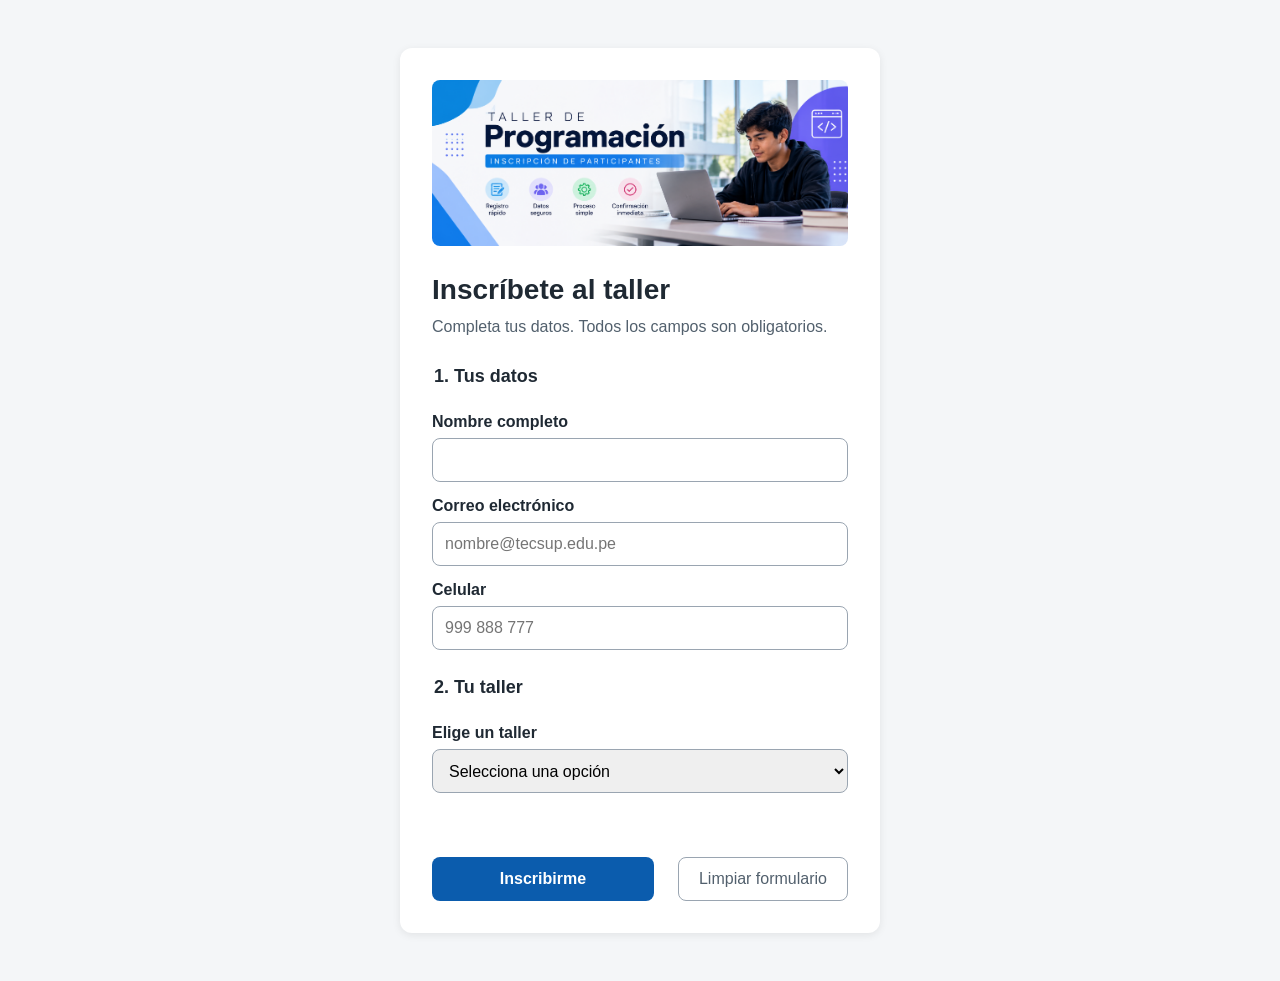
<file: index.html>
<!doctype html>
<html lang="es">
  <head>
    <meta charset="UTF-8" />
    <meta name="viewport" content="width=device-width, initial-scale=1.0" />
    <title>Inscripción al taller</title>
    <link rel="stylesheet" href="estilos.css" />
  </head>
  <body>
    <main class="tarjeta">
      <img
        src="img/banner.png"
        alt="Estudiantes programando en el laboratorio"
      />
      <h1>Inscríbete al taller</h1>
      <p class="ayuda">
        Completa tus datos. Todos los campos son obligatorios.
      </p>

      <form id="formulario" novalidate>
        <fieldset>
          <legend>1. Tus datos</legend>

          <label for="nombre">Nombre completo</label>
          <input id="nombre" type="text" autocomplete="name" required />

          <label for="correo">Correo electrónico</label>
          <input
            id="correo"
            type="email"
            autocomplete="email"
            placeholder="nombre@tecsup.edu.pe"
            required
          />

          <label for="telefono">Celular</label>
          <input id="telefono" type="tel" placeholder="999 888 777" required />
        </fieldset>

        <fieldset>
          <legend>2. Tu taller</legend>

          <label for="taller">Elige un taller</label>
          <select id="taller" required>
            <option value="">Selecciona una opción</option>

            <optgroup label="Control de versiones">
              <option>Git</option>
              <option>GitHub</option>
              <option>Markdown</option>
            </optgroup>

            <optgroup label="Desarrollo web">
              <option>HTML</option>
              <option>CSS</option>
              <option>JavaScript</option>
              <option>React</option>
              <option>Node.js</option>
              <option>APIs</option>
            </optgroup>

            <optgroup label="Diseño y calidad">
              <option>Figma</option>
              <option>Accesibilidad</option>
              <option>Testing</option>
            </optgroup>
          </select>
        </fieldset>

        <p id="mensaje" class="mensaje" role="status"></p>

        <div class="acciones">
          <button type="submit" class="boton-principal">Inscribirme</button>
          <button type="reset" class="boton-secundario">
            Limpiar formulario
          </button>
        </div>
      </form>
    </main>

    <script src="app.js"></script>
  </body>
</html>
</file>
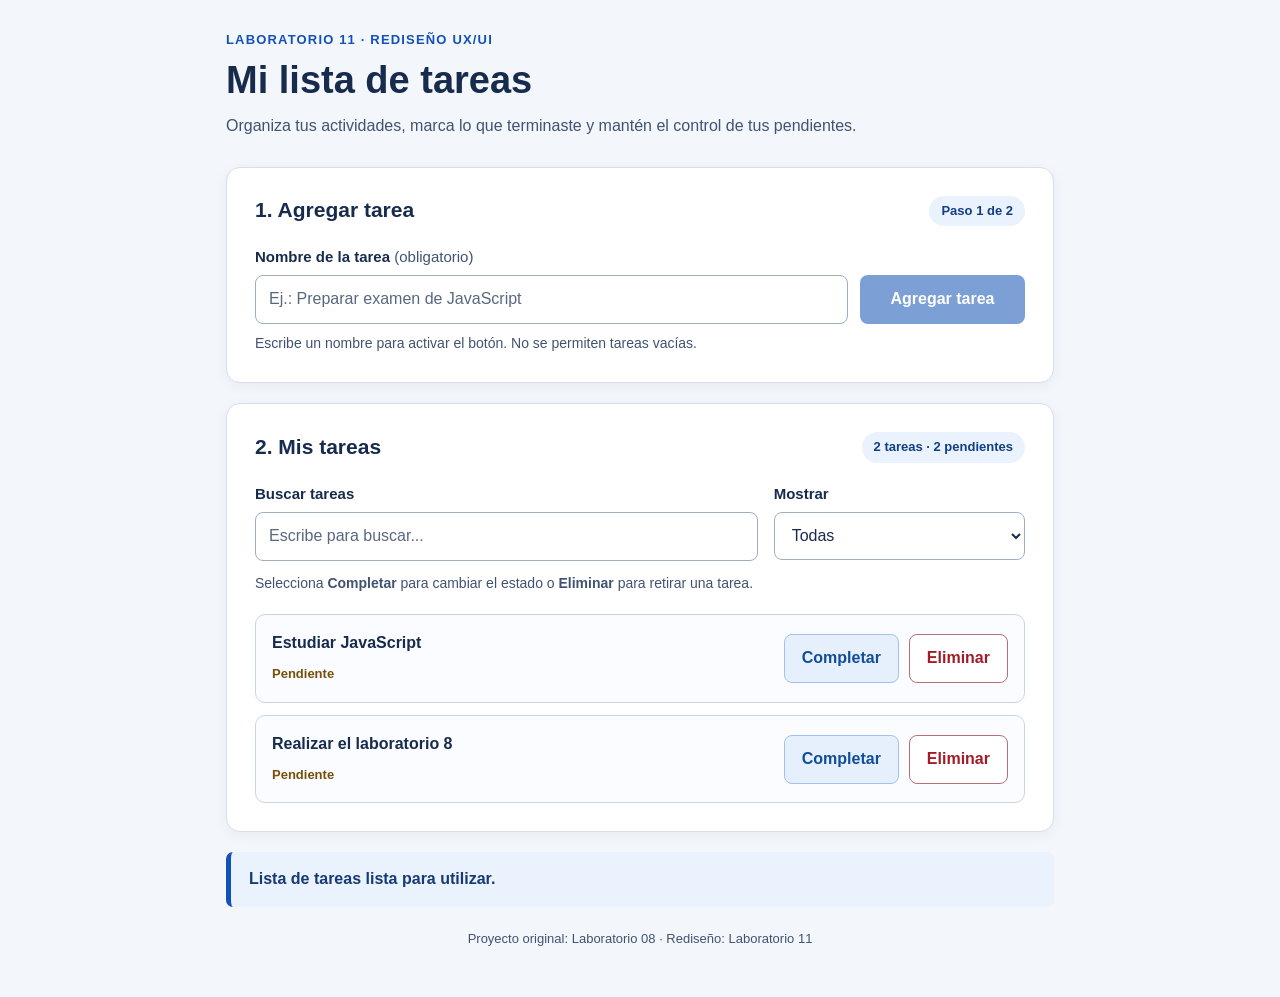
<file: tarea-ux/index.html>
<!DOCTYPE html>
<html lang="es">
<head>
  <meta charset="UTF-8">
  <meta name="viewport" content="width=device-width, initial-scale=1">
  <meta name="description" content="Lista de tareas accesible: agrega, busca, completa y elimina tareas con confirmación y opción de deshacer.">
  <title>Mi lista de tareas | Rediseño UX/UI</title>
  <link rel="icon" href="data:,">
  <link rel="stylesheet" href="estilos.css">
  <script src="app.js" defer></script>
</head>
<body>
  <main class="contenedor">
    <header class="cabecera">
      <p class="etiqueta">LABORATORIO 11 · REDISEÑO UX/UI</p>
      <h1>Mi lista de tareas</h1>
      <p class="introduccion">Organiza tus actividades, marca lo que terminaste y mantén el control de tus pendientes.</p>
    </header>

    <section class="panel" aria-labelledby="titulo-agregar">
      <div class="panel-encabezado"><h2 id="titulo-agregar">1. Agregar tarea</h2><span class="mini-paso">Paso 1 de 2</span></div>
      <form id="formTarea" novalidate>
        <label for="inputTarea">Nombre de la tarea <span class="obligatorio">(obligatorio)</span></label>
        <div class="form-fila">
          <input id="inputTarea" name="tarea" type="text" placeholder="Ej.: Preparar examen de JavaScript" maxlength="120" autocomplete="off" required aria-describedby="ayudaTarea">
          <button id="botonAgregar" class="btn btn-primario" type="submit" disabled>Agregar tarea</button>
        </div>
        <p id="ayudaTarea" class="ayuda">Escribe un nombre para activar el botón. No se permiten tareas vacías.</p>
      </form>
    </section>

    <section class="panel" aria-labelledby="titulo-tareas">
      <div class="panel-encabezado"><h2 id="titulo-tareas">2. Mis tareas</h2><span id="contador" class="contador" aria-live="off">2 tareas</span></div>
      <div class="filtros">
        <div class="campo-filtro">
          <label for="filtroTareas">Buscar tareas</label>
          <input id="filtroTareas" type="search" placeholder="Escribe para buscar..." autocomplete="off">
        </div>
        <div class="campo-filtro campo-estado">
          <label for="filtroEstado">Mostrar</label>
          <select id="filtroEstado">
            <option value="todas">Todas</option>
            <option value="pendientes">Pendientes</option>
            <option value="completadas">Completadas</option>
          </select>
        </div>
      </div>
      <p class="leyenda">Selecciona <strong>Completar</strong> para cambiar el estado o <strong>Eliminar</strong> para retirar una tarea.</p>
      <ul id="listaTareas" class="lista" aria-label="Listado de tareas"></ul>
      <p id="sinResultados" class="vacio" hidden>No hay tareas que coincidan con la búsqueda.</p>
    </section>

    <div id="aviso" class="aviso" role="status" aria-live="polite" aria-atomic="true">
      <span id="mensajeTarea">Lista de tareas lista para utilizar.</span>
      <button id="botonDeshacer" type="button" class="btn btn-deshacer" hidden>Deshacer eliminación</button>
    </div>
    <footer class="pie">Proyecto original: Laboratorio 08 · Rediseño: Laboratorio 11</footer>
  </main>
</body>
</html>
</file>
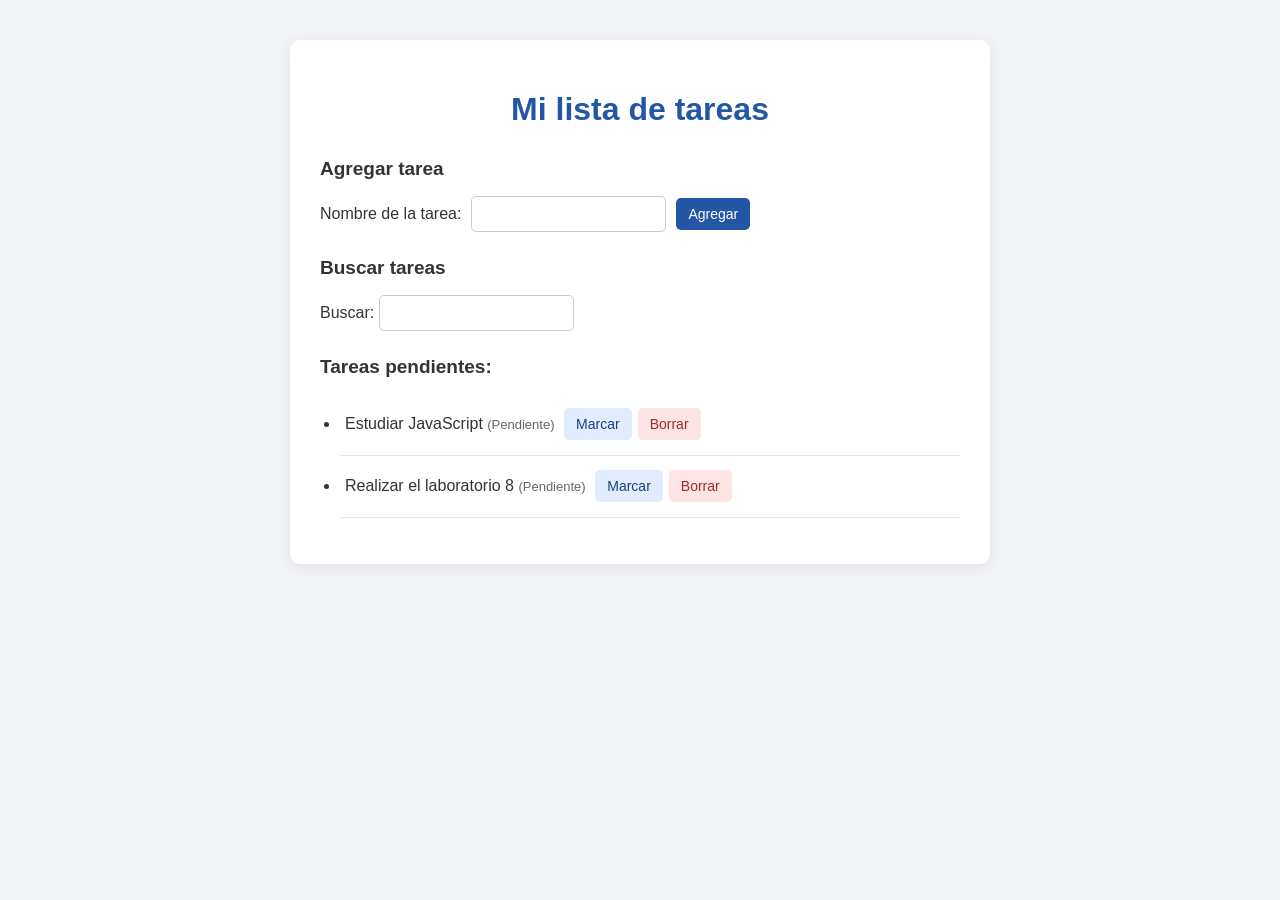
<file: tarea-ux/antes/index.html>
<!doctype html>
<html lang="es">
  <head>
    <meta charset="UTF-8" />
    <title>Mi lista de tareas</title>
  </head>
  <body>
    <h1>Mi lista de tareas</h1>

    <h2>Agregar tarea</h2>

    <form id="formTarea">
      <label for="inputTarea">Nombre de la tarea:</label>
      <input type="text" id="inputTarea" />
      <button type="submit">Agregar</button>
    </form>

    <p id="mensajeTarea"></p>

    <h2>Buscar tareas</h2>

    <label for="filtroTareas">Buscar:</label>
    <input type="text" id="filtroTareas" />

    <h2>Tareas pendientes:</h2>

    <ul id="listaTareas"></ul>

    <script src="app.js"></script>
  </body>
</html>
</file>
<file: estilos.css>
:root {
  --color-primario: #0b5cad;
  --color-texto: #1f2933;
  --color-suave: #52606d;
  --color-borde: #9aa5b1;
  --color-fondo: #f4f6f8;
  --color-error: #b42318;
  --color-exito: #067647;
  --espacio: 16px;
}

* {
  box-sizing: border-box;
}

body {
  margin: 0;
  padding: var(--espacio);
  font-family: Arial, Helvetica, sans-serif;
  font-size: 16px;
  line-height: 1.5;
  color: var(--color-texto);
  background: var(--color-fondo);
}

.tarjeta {
  max-width: 480px;
  margin: 32px auto;
  padding: 32px;
  background: #ffffff;
  border-radius: 12px;
  box-shadow: 0 2px 8px rgba(0, 0, 0, 0.08);
}

.tarjeta img {
  width: 100%;
  border-radius: 8px;
}

h1 {
  font-size: 28px;
  margin: 16px 0 4px;
}

.ayuda {
  color: var(--color-suave);
  margin: 0 0 24px;
}

fieldset {
  border: none;
  padding: 0;
  margin: 0 0 24px;
}

legend {
  font-size: 18px;
  font-weight: bold;
  margin-bottom: 8px;
}

label {
  display: block;
  font-weight: bold;
  margin: 12px 0 4px;
}

input,
select {
  width: 100%;
  min-height: 44px;
  padding: 8px 12px;
  font-size: 16px;
  border: 1px solid var(--color-borde);
  border-radius: 8px;
}

.validado input:invalid,
.validado select:invalid {
  border: 2px solid var(--color-error);
}

.acciones {
  display: flex;
  gap: 24px;
  flex-wrap: wrap;
}

button {
  min-height: 44px;
  padding: 10px 20px;
  font-size: 16px;
  border-radius: 8px;
  cursor: pointer;
}

.boton-principal {
  flex: 1;
  background: var(--color-primario);
  color: #ffffff;
  border: none;
  font-weight: bold;
}

.boton-principal:disabled {
  opacity: 0.6;
  cursor: wait;
}

.boton-secundario {
  background: transparent;
  color: var(--color-suave);
  border: 1px solid var(--color-borde);
}

:focus-visible {
  outline: 3px solid #f59e0b;
  outline-offset: 2px;
}

.mensaje {
  min-height: 24px;
  font-weight: bold;
}

.mensaje.error {
  color: var(--color-error);
}

.mensaje.exito {
  color: var(--color-exito);
}

.mensaje.info {
  color: var(--color-primario);
}
</file>
<file: tarea-ux/estilos.css>
:root {
  --color-fondo: #f3f6fb;
  --color-superficie: #ffffff;
  --color-texto: #172b4d;
  --color-secundario: #405372;
  --color-primario: #1251b5;
  --color-primario-hover: #0b3d8e;
  --color-borde: #a0adc1;
  --color-alerta: #ae1c27;
  --color-exito: #116e46;
  --color-foco: #faab24;
  --espacio: 16px;
}
*, *::before, *::after { box-sizing: border-box; }
html { font-family: Arial, Helvetica, sans-serif; }
body { margin: 0; background: var(--color-fondo); color: var(--color-texto); font-size: 16px; line-height: 1.55; }
.contenedor { max-width: 860px; padding: 30px 16px 48px; margin: 0 auto; }
.cabecera { margin: 0 0 28px; }
.etiqueta { margin: 0 0 8px; font-weight: 700; font-size: 13px; color: var(--color-primario); letter-spacing: 0.09em; }
h1 { font-size: clamp(29px, 5vw, 38px); line-height: 1.2; margin: 0 0 10px; }
.introduccion { color: var(--color-secundario); margin: 0; max-width: 650px; }
.panel { padding: 28px; background: var(--color-superficie); border: 1px solid #d6deea; border-radius: 14px; box-shadow: 0 3px 14px rgba(25, 47, 78, .05); margin: 0 0 20px; }
.panel-encabezado { display: flex; align-items: center; justify-content: space-between; gap: 16px; margin-bottom: 19px; flex-wrap: wrap; }
h2 { font-size: 21px; line-height: 1.35; margin: 0; }
.mini-paso, .contador { background: #eaf2fe; color: #123f82; padding: 5px 12px; border-radius: 40px; font-size: 13px; font-weight: 700; }
label { display: block; font-size: 15px; font-weight: 700; margin-bottom: 7px; }
.obligatorio { color: var(--color-secundario); font-weight: 400; }
.form-fila { display: flex; gap: 12px; align-items: stretch; }
input, select { min-height: 48px; width: 100%; padding: 11px 13px; border: 1px solid var(--color-borde); border-radius: 8px; color: var(--color-texto); font: inherit; background: #fff; }
input::placeholder { color: #5a6780; opacity: 1; }
input:hover, select:hover { border-color: #677992; }
.form-fila input { flex: 1; min-width: 0; }
.ayuda, .leyenda { font-size: 14px; margin: 9px 0 0; color: var(--color-secundario); }
.btn { min-height: 48px; border-radius: 8px; border: 1px solid transparent; padding: 11px 17px; font: inherit; font-weight: 700; cursor: pointer; }
.btn-primario { min-width: 165px; background: var(--color-primario); color: white; }
.btn-primario:hover:not(:disabled) { background: var(--color-primario-hover); }
.btn:disabled { opacity: .55; cursor: not-allowed; }
.filtros { display: grid; grid-template-columns: minmax(0,2fr) minmax(160px,1fr); gap: 16px; }
.leyenda { margin-top: 12px; }
.lista { list-style: none; margin: 20px 0 0; padding: 0; display: grid; gap: 12px; }
.tarea { display: flex; flex-wrap: wrap; align-items: center; justify-content: space-between; gap: 14px; padding: 16px; border: 1px solid #cbd6e5; border-radius: 10px; background: #fbfcff; }
.tarea-contenido { min-width: 0; flex: 1; }
.tarea-nombre { margin: 0 0 5px; overflow-wrap: anywhere; font-weight: 700; }
.tarea.completada .tarea-nombre { text-decoration: line-through; color: var(--color-secundario); }
.estado { font-size: 13px; font-weight: 700; color: #76500a; }
.estado.finalizada { color: var(--color-exito); }
.tarea-acciones { display: flex; gap: 10px; flex-wrap: wrap; }
.btn-accion { background: #e6f0fd; color: #124d99; border-color: #a1c2ee; }
.btn-accion:hover { background: #d5e7fc; }
.btn-eliminar { background: #fff; color: #a21b26; border-color: #b96e75; }
.btn-eliminar:hover { background: #fff0f1; }
.vacio { padding: 18px; margin: 12px 0 0; background: #f6f8fb; border-radius: 8px; color: var(--color-secundario); }
.aviso { display: flex; align-items: center; justify-content: space-between; gap: 14px; flex-wrap: wrap; margin: 8px 0 22px; border-left: 5px solid var(--color-primario); background: #eaf2fe; color: #153a74; padding: 15px 18px; border-radius: 7px; font-weight: 700; }
.aviso.exito { border-left-color: var(--color-exito); background: #eaf8f0; color: #155737; }
.aviso.error { border-left-color: var(--color-alerta); background: #fff0f1; color: #95212a; }
.btn-deshacer { min-height: 44px; background: #fff; border-color: #48648a; color: #143f7c; }
.pie { text-align: center; font-size: 13px; color: var(--color-secundario); }
:focus-visible { outline: 3px solid var(--color-foco); outline-offset: 3px; }
[hidden] { display: none !important; }
@media (max-width: 650px) {
  .contenedor { padding-top: 22px; }
  .panel { padding: 18px; }
  .form-fila { flex-direction: column; }
  .btn-primario { width: 100%; }
  .filtros { grid-template-columns: 1fr; }
  .tarea-acciones { width: 100%; }
  .tarea-acciones .btn { flex: 1; }
}
</file>
